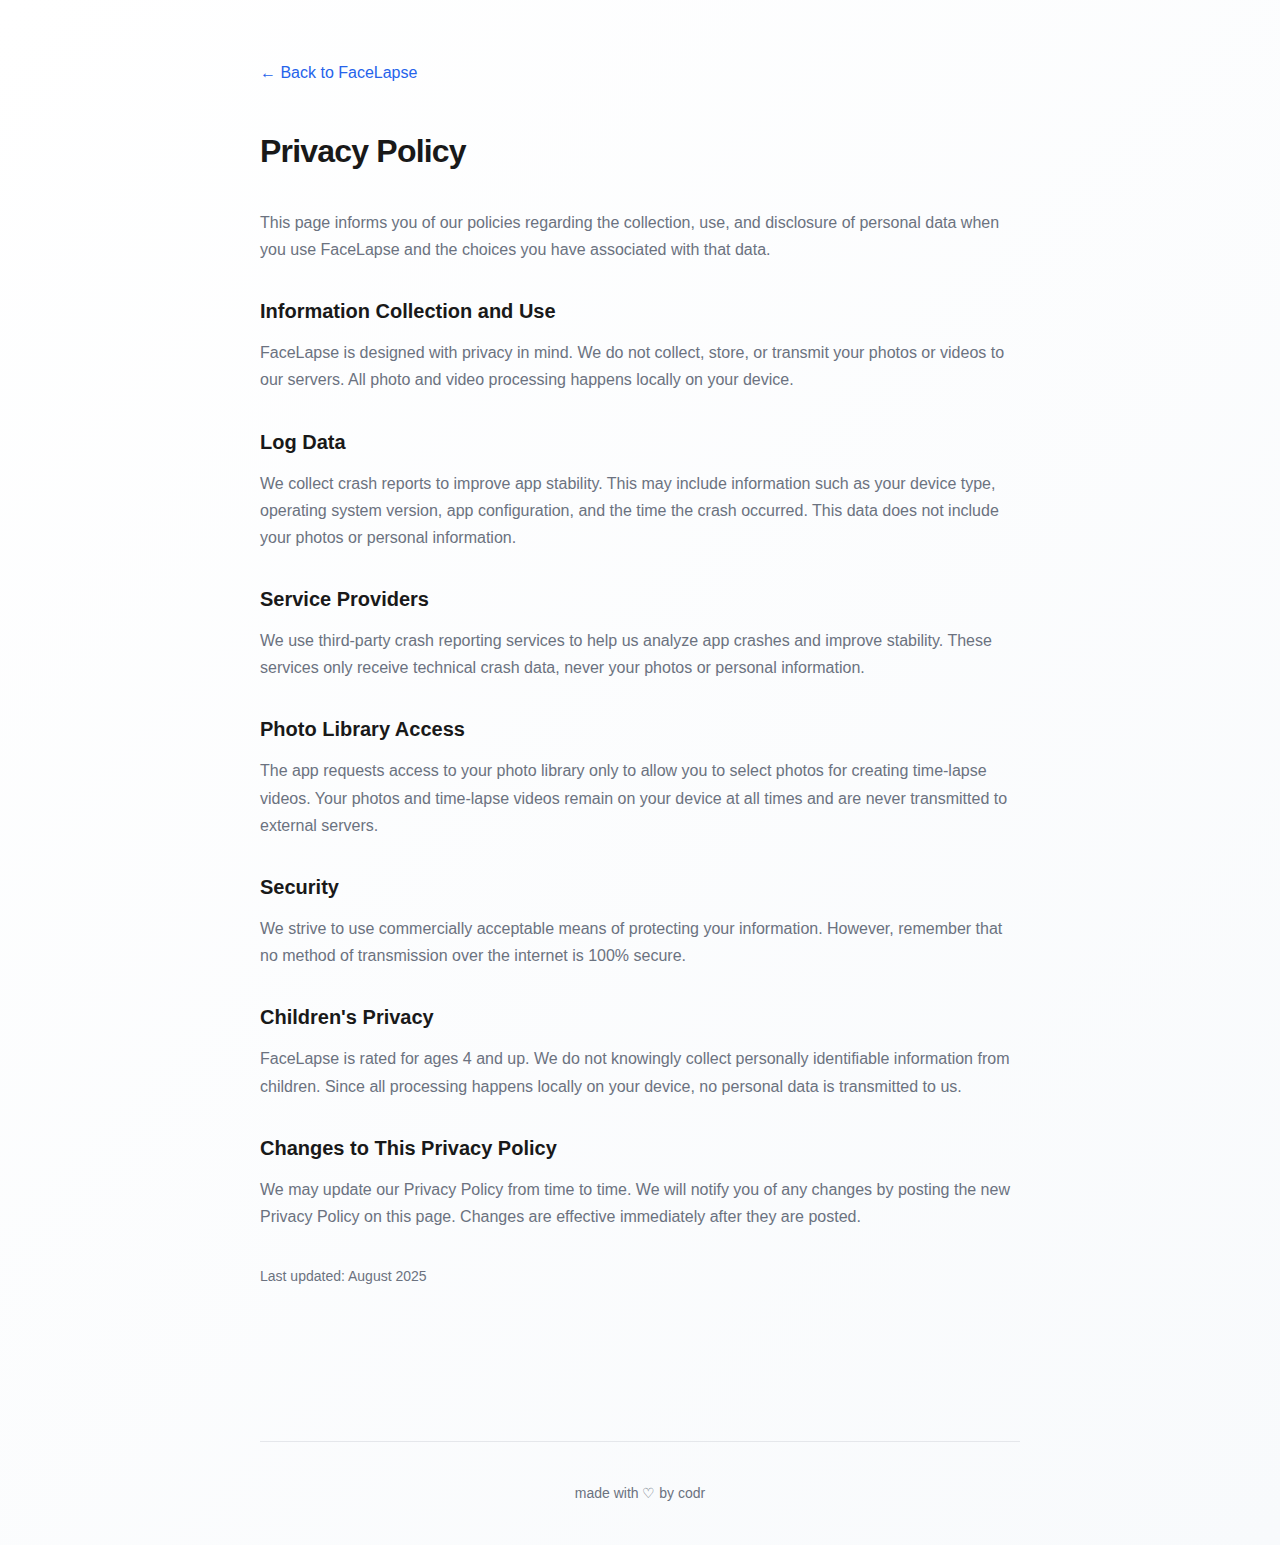
<file: privacy.html>
<!DOCTYPE html>
<html lang="en">
<head>
    <meta charset="UTF-8">
    <meta name="viewport" content="width=device-width, initial-scale=1.0">
    <title>Privacy Policy - FaceLapse</title>
    <link rel="stylesheet" href="styles.css">
</head>
<body>
    <div class="container">
        <main class="main">
            <div class="back-link">
                <a href="/">← Back to FaceLapse</a>
            </div>
            <div class="content">
                <div class="privacy-content">
                    <h2>Privacy Policy</h2>
                    
                    <div class="privacy-section">
                        <p>This page informs you of our policies regarding the collection, use, and disclosure of personal data when you use FaceLapse and the choices you have associated with that data.</p>
                    </div>
                    
                    <div class="privacy-section">
                        <h3>Information Collection and Use</h3>
                        <p>FaceLapse is designed with privacy in mind. We do not collect, store, or transmit your photos or videos to our servers. All photo and video processing happens locally on your device.</p>
                    </div>
                    
                    <div class="privacy-section">
                        <h3>Log Data</h3>
                        <p>We collect crash reports to improve app stability. This may include information such as your device type, operating system version, app configuration, and the time the crash occurred. This data does not include your photos or personal information.</p>
                    </div>
                    
                    <div class="privacy-section">
                        <h3>Service Providers</h3>
                        <p>We use third-party crash reporting services to help us analyze app crashes and improve stability. These services only receive technical crash data, never your photos or personal information.</p>
                    </div>
                    
                    <div class="privacy-section">
                        <h3>Photo Library Access</h3>
                        <p>The app requests access to your photo library only to allow you to select photos for creating time-lapse videos. Your photos and time-lapse videos remain on your device at all times and are never transmitted to external servers.</p>
                    </div>
                    
                    <div class="privacy-section">
                        <h3>Security</h3>
                        <p>We strive to use commercially acceptable means of protecting your information. However, remember that no method of transmission over the internet is 100% secure.</p>
                    </div>
                    
                    <div class="privacy-section">
                        <h3>Children's Privacy</h3>
                        <p>FaceLapse is rated for ages 4 and up. We do not knowingly collect personally identifiable information from children. Since all processing happens locally on your device, no personal data is transmitted to us.</p>
                    </div>
                    
                    <div class="privacy-section">
                        <h3>Changes to This Privacy Policy</h3>
                        <p>We may update our Privacy Policy from time to time. We will notify you of any changes by posting the new Privacy Policy on this page. Changes are effective immediately after they are posted.</p>
                    </div>
                    
                    <div class="privacy-section">
                        <p><small>Last updated: August 2025</small></p>
                    </div>
                </div>
            </div>
        </main>
        
        <footer class="footer">
            <p class="footer-text">made with ♡ by <a href="https://codr.tw" class="footer-link">codr</a></p>
        </footer>
    </div>
</body>
</html>
</file>
<file: styles.css>
:root {
    --bg-color: #ffffff;
    --text-color: #191919;
    --text-secondary: #6b7280;
    --border-color: #e5e7eb;
    --accent-color: #2563eb;
    --accent-hover: #1d4ed8;
    --card-bg: #f9fafb;
}

@media (prefers-color-scheme: dark) {
    :root {
        --bg-color: #191919;
        --text-color: #ffffff;
        --text-secondary: #9ca3af;
        --border-color: #374151;
        --accent-color: #3b82f6;
        --accent-hover: #2563eb;
        --card-bg: #1f2937;
    }
}

* {
    margin: 0;
    padding: 0;
    box-sizing: border-box;
}

html {
    scroll-behavior: smooth;
}

body {
    font-family: 'Inter', -apple-system, BlinkMacSystemFont, 'Segoe UI', Roboto, Oxygen, Ubuntu, Cantarell, sans-serif;
    background: linear-gradient(135deg, var(--bg-color) 0%, #f8fafc 100%);
    color: var(--text-color);
    line-height: 1.6;
    transition: background-color 0.3s ease, color 0.3s ease;
}

.container {
    max-width: 800px;
    margin: 0 auto;
    padding: 0 20px;
    min-height: 100vh;
}


.main {
    padding-top: 60px;
    padding-bottom: 80px;
}


.back-link {
    margin-bottom: 40px;
}

.back-link a {
    color: var(--accent-color);
    text-decoration: none;
    font-weight: 500;
    display: inline-flex;
    align-items: center;
    gap: 8px;
    transition: color 0.2s ease;
}

.back-link a:hover {
    color: var(--accent-hover);
}

.privacy-link {
    color: var(--text-secondary);
    text-decoration: none;
    transition: color 0.2s ease;
}

.privacy-link:hover {
    color: var(--accent-color);
}

.content {
    max-width: 1000px;
    margin: 0 auto;
}

.hero {
    margin-bottom: 80px;
    text-align: center;
    position: relative;
    overflow: hidden;
}

.hero::before {
    content: '';
    position: absolute;
    top: -50%;
    left: -50%;
    width: 200%;
    height: 200%;
    background: radial-gradient(circle at center, rgba(37, 99, 235, 0.03) 0%, transparent 70%);
    z-index: -1;
    animation: float 6s ease-in-out infinite;
}

@keyframes float {
    0%, 100% { transform: translateY(0px) rotate(0deg); }
    50% { transform: translateY(-10px) rotate(1deg); }
}

.hero-badges {
    display: flex;
    justify-content: center;
    gap: 12px;
    margin-bottom: 24px;
    flex-wrap: wrap;
}

.badge {
    background: linear-gradient(135deg, var(--accent-color), #7c3aed);
    color: white;
    padding: 6px 14px;
    border-radius: 20px;
    font-size: 0.875rem;
    font-weight: 600;
    box-shadow: 0 2px 8px rgba(37, 99, 235, 0.2);
    animation: fadeInUp 0.6s ease-out;
}

.hero-title {
    font-size: 3.5rem;
    font-weight: 800;
    line-height: 1.1;
    margin-bottom: 16px;
    letter-spacing: -0.04em;
    background: linear-gradient(135deg, var(--text-color), #6366f1);
    -webkit-background-clip: text;
    -webkit-text-fill-color: transparent;
    background-clip: text;
    animation: fadeInUp 0.8s ease-out 0.2s both;
}

.hero-subtitle {
    font-size: 1.5rem;
    font-weight: 600;
    color: var(--accent-color);
    margin-bottom: 16px;
    animation: fadeInUp 0.8s ease-out 0.4s both;
}

.hero-description {
    font-size: 1.25rem;
    color: var(--text-secondary);
    line-height: 1.6;
    max-width: 600px;
    margin: 0 auto;
    animation: fadeInUp 0.8s ease-out 0.6s both;
}

@keyframes fadeInUp {
    from {
        opacity: 0;
        transform: translateY(20px);
    }
    to {
        opacity: 1;
        transform: translateY(0);
    }
}

/* Screenshots Section */
.screenshots {
    margin: 60px 0;
    display: grid;
    grid-template-columns: repeat(3, 1fr);
    gap: 24px;
    max-width: 100%;
}

.screenshot-item {
    display: flex;
    justify-content: center;
}

.screenshot-image {
    max-width: 100%;
    height: auto;
    border-radius: 20px;
    box-shadow: 0 20px 40px rgba(0, 0, 0, 0.15);
    transition: transform 0.3s ease, box-shadow 0.3s ease;
    animation: floatScreenshot 4s ease-in-out infinite;
}

.screenshot-image:nth-child(2) {
    animation-delay: -1.3s;
}

.screenshot-image:nth-child(3) {
    animation-delay: -2.6s;
}

@keyframes floatScreenshot {
    0%, 100% { transform: translateY(0px); }
    50% { transform: translateY(-5px); }
}

.screenshot-image:hover {
    transform: translateY(-12px) scale(1.02);
    box-shadow: 0 30px 60px rgba(0, 0, 0, 0.25);
    animation-play-state: paused;
}


.download {
    text-align: center;
    padding: 60px 0;
    background: linear-gradient(135deg, rgba(37, 99, 235, 0.02) 0%, rgba(124, 58, 237, 0.02) 100%);
    border-radius: 24px;
    margin: 40px 0;
}

.app-store-badge {
    display: inline-block;
    transition: all 0.3s cubic-bezier(0.4, 0, 0.2, 1);
}

.app-store-badge:hover {
    transform: translateY(-2px) scale(1.05);
    filter: brightness(1.1);
}

.app-store-badge:active {
    transform: translateY(0px) scale(1.02);
}

.app-store-badge img {
    width: 200px;
    height: auto;
    max-width: 100%;
    border-radius: 13px;
}

.privacy-text {
    color: var(--text-secondary);
    font-size: 0.9rem;
    margin-top: 20px;
    text-align: center;
    line-height: 1.5;
}

/* Privacy Policy Styles */
.privacy-content {
    max-width: 100%;
}

.privacy-content h2 {
    font-size: 2rem;
    font-weight: 700;
    margin-bottom: 32px;
    letter-spacing: -0.025em;
}

.privacy-section {
    margin-bottom: 32px;
}

.privacy-section h3 {
    font-size: 1.25rem;
    font-weight: 600;
    margin-bottom: 12px;
}

.privacy-section p {
    color: var(--text-secondary);
    line-height: 1.7;
    margin-bottom: 12px;
}

.privacy-section small {
    color: var(--text-secondary);
    font-size: 0.875rem;
}

/* Footer Styles */
.footer {
    border-top: 1px solid var(--border-color);
    padding: 40px 0;
    margin-top: 40px;
    text-align: center;
}

.footer-text {
    color: var(--text-secondary);
    font-size: 0.875rem;
    margin: 0;
}

.footer-link {
    color: var(--text-secondary);
    text-decoration: none;
    transition: color 0.2s ease;
}

.footer-link:hover {
    color: var(--accent-color);
}

/* Responsive Design */
@media (max-width: 768px) {
    .container {
        padding: 0 16px;
    }
    
    .main {
        padding-top: 40px;
    }
    
    
    .hero-title {
        font-size: 2.5rem;
    }
    
    .hero-subtitle {
        font-size: 1.25rem;
    }
    
    .hero-description {
        font-size: 1.125rem;
    }
    
    .hero-badges {
        gap: 8px;
    }
    
    .badge {
        font-size: 0.8rem;
        padding: 5px 12px;
    }
    
    
    .screenshots {
        margin: 40px 0;
        grid-template-columns: 1fr;
        gap: 20px;
    }
    
    .screenshot-image {
        max-width: 90%;
        border-radius: 16px;
    }
    
    
    .app-store-badge img {
        width: 180px;
    }

    .privacy-text {
        font-size: 0.85rem;
        margin-top: 16px;
    }

    .footer {
        padding: 32px 0;
        margin-top: 32px;
    }
}

@media (max-width: 480px) {
    .hero-title {
        font-size: 2rem;
    }
    
    .hero-subtitle {
        font-size: 1.125rem;
    }
    
    .hero-description {
        font-size: 1rem;
    }
    
    .screenshot-image {
        max-width: 95%;
        border-radius: 12px;
    }
    
    .app-store-badge img {
        width: 160px;
    }

    .privacy-text {
        font-size: 0.8rem;
        margin-top: 14px;
    }

    .badge {
        font-size: 0.75rem;
        padding: 4px 10px;
    }
}
</file>
